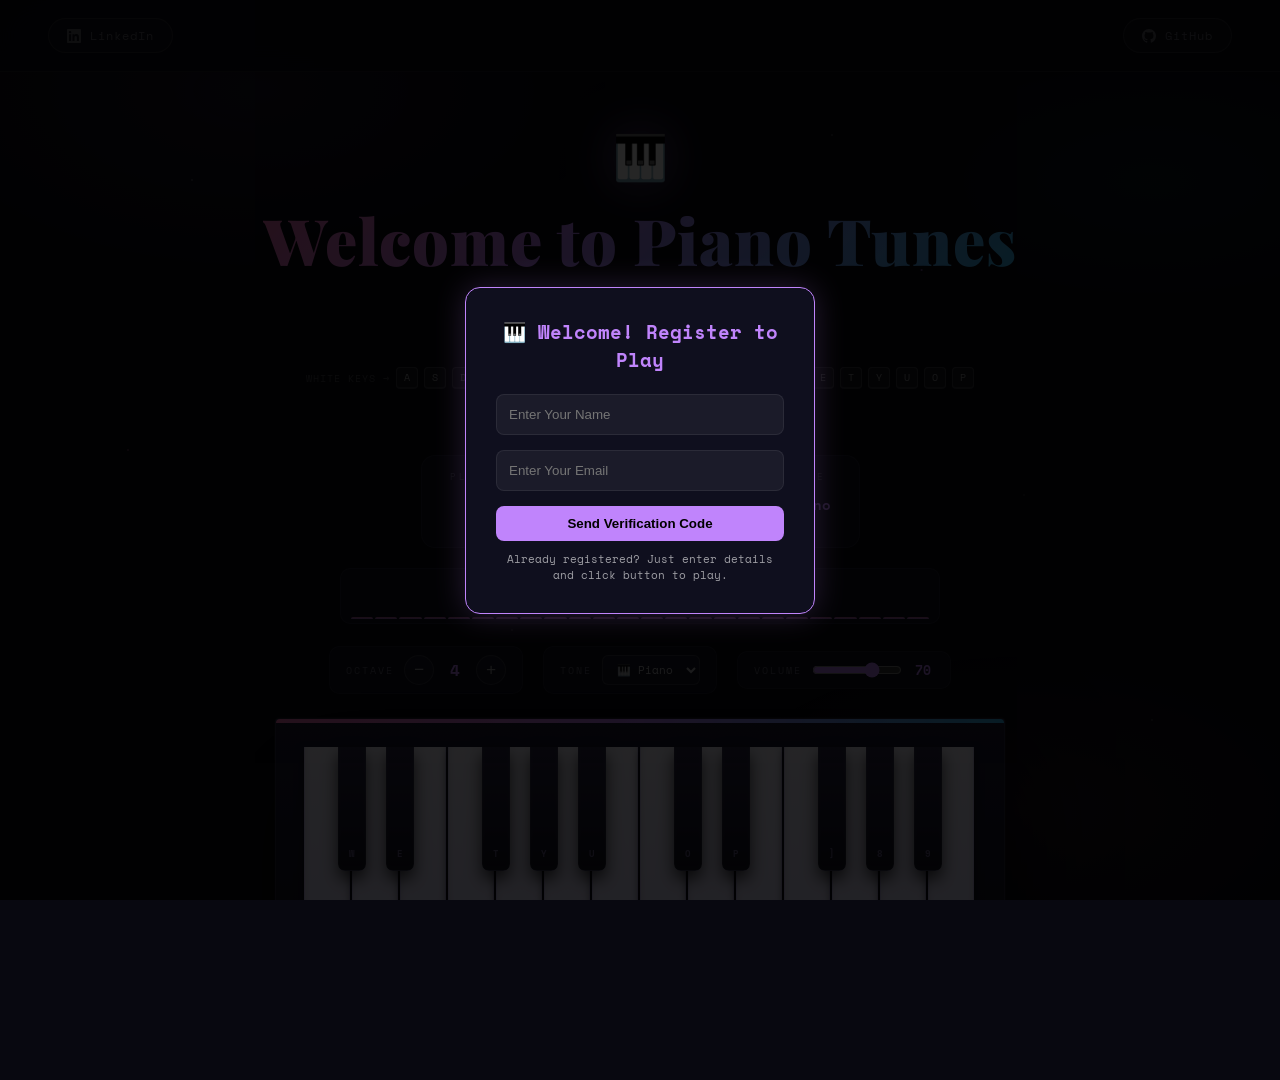
<file: main.html>
<!DOCTYPE html>
<html lang="en">
<head>
    <meta charset="UTF-8">
    <meta name="viewport" content="width=device-width, initial-scale=1.0">
    <title>Welcome to Piano Tunes</title>
    <link href="https://fonts.googleapis.com/css2?family=Playfair+Display:wght@700;900&family=Space+Mono:wght@400;700&display=swap" rel="stylesheet">
    <link rel="stylesheet" href="design.css">
</head>
<body>
<div class="page">

    <nav>
        <a class="nav-link" href="https://www.linkedin.com/feed/" target="_blank">
            <svg viewBox="0 0 24 24"><path d="M20.447 20.452h-3.554v-5.569c0-1.328-.027-3.037-1.852-3.037-1.853 0-2.136 1.445-2.136 2.939v5.667H9.351V9h3.414v1.561h.046c.477-.9 1.637-1.85 3.37-1.85 3.601 0 4.267 2.37 4.267 5.455v6.286zM5.337 7.433c-1.144 0-2.063-.926-2.063-2.065 0-1.138.92-2.063 2.063-2.063 1.14 0 2.064.925 2.064 2.063 0 1.139-.925 2.065-2.064 2.065zm1.782 13.019H3.555V9h3.564v11.452zM22.225 0H1.771C.792 0 0 .774 0 1.729v20.542C0 23.227.792 24 1.771 24h20.451C23.2 24 24 23.227 24 22.271V1.729C24 .774 23.2 0 22.222 0h.003z"/></svg>
            LinkedIn
        </a>
        <div></div>
        <a class="nav-link" href="https://github.com/bilal-robotics" target="_blank">
            <svg viewBox="0 0 24 24"><path d="M12 0C5.374 0 0 5.373 0 12c0 5.302 3.438 9.8 8.207 11.387.599.111.793-.261.793-.577v-2.234c-3.338.726-4.033-1.416-4.033-1.416-.546-1.387-1.333-1.756-1.333-1.756-1.089-.745.083-.729.083-.729 1.205.084 1.839 1.237 1.839 1.237 1.07 1.834 2.807 1.304 3.492.997.107-.775.418-1.305.762-1.604-2.665-.305-5.467-1.334-5.467-5.931 0-1.311.469-2.381 1.236-3.221-.124-.303-.535-1.524.117-3.176 0 0 1.008-.322 3.301 1.23A11.509 11.509 0 0112 5.803c1.02.005 2.047.138 3.006.404 2.291-1.552 3.297-1.23 3.297-1.23.653 1.653.242 2.874.118 3.176.77.84 1.235 1.911 1.235 3.221 0 4.609-2.807 5.624-5.479 5.921.43.372.823 1.102.823 2.222v3.293c0 .319.192.694.801.576C20.566 21.797 24 17.3 24 12c0-6.627-5.373-12-12-12z"/></svg>
            GitHub
        </a>
    </nav>

    <div class="hero">
        <span class="piano-emoji">🎹</span>
        <h1>Welcome to Piano Tunes</h1>
        <p class="tagline">Made by Bilal...</p>
        <p class="tagline">Play — Compose — Explore</p>
        <div class="hints">
            <div class="hint-group">
                <span class="hint-label">WHITE KEYS →</span>
                <span class="kbd">A</span><span class="kbd">S</span><span class="kbd">D</span><span class="kbd">F</span><span class="kbd">G</span><span class="kbd">H</span><span class="kbd">J</span>
                <span class="kbd">K</span><span class="kbd">L</span><span class="kbd">;</span>
            </div>
            <div class="hint-group">
                <span class="hint-label">BLACK KEYS →</span>
                <span class="kbd">W</span><span class="kbd">E</span><span class="kbd">T</span><span class="kbd">Y</span><span class="kbd">U</span>
                <span class="kbd">O</span><span class="kbd">P</span>
            </div>
        </div>
    </div>

    <div class="stats">
        <div class="stat"><div class="stat-label">Playing</div><div class="stat-val big" id="note-disp">—</div></div>
        <div class="stat"><div class="stat-label">Notes</div><div class="stat-val" id="count-disp">0</div></div>
        <div class="stat"><div class="stat-label">Octave</div><div class="stat-val" id="oct-disp">4</div></div>
        <div class="stat"><div class="stat-label">Tone</div><div class="stat-val" id="tone-disp" style="font-size:14px;padding-top:6px;">Piano</div></div>
    </div>

    <div class="viz-wrap" id="visualizer"></div>

    <div class="controls">
        <div class="ctrl-group">
            <span class="ctrl-label">Octave</span>
            <button class="ctrl-btn" id="oct-dn">−</button>
            <span class="ctrl-num" id="oct-num">4</span>
            <button class="ctrl-btn" id="oct-up">+</button>
        </div>
        <div class="ctrl-group">
            <span class="ctrl-label">Tone</span>
            <select class="tone-select" id="tone-sel">
                <option value="piano">🎹 Piano</option>
                <option value="organ">🎺 Organ</option>
                <option value="synth">🔊 Synth</option>
                <option value="bells">🔔 Bells</option>
                <option value="bass">🎸 Bass</option>
                <option value="flute">🪈 Flute</option>
                <option value="harp">✨ Harp</option>
            </select>
        </div>
        <div class="ctrl-group">
            <span class="ctrl-label">Volume</span>
            <input type="range" id="vol-slider" min="0" max="100" value="70" style="width:90px;accent-color:#c084fc;">
            <span class="ctrl-num" id="vol-disp" style="font-size:13px;">70</span>
        </div>
    </div>

    <div class="piano-body">
        <div class="keys-area" id="keys-area"></div>
    </div>
    
    <div class="footer">♩ ♪ ♫ Piano Tunes — Press keys or click to play ♫ ♪ ♩</div>
</div>

<!-- ===== MODAL ===== -->
<div id="user-modal" class="modal-overlay">
    <div class="modal-content">

        <!-- STEP 1: Name + Email -->
        <div id="reg-step">
            <h3>🎹 Welcome! Register to Play</h3>
            <input type="text" id="username" placeholder="Enter Your Name" required>
            <input type="email" id="useremail" placeholder="Enter Your Email" required>
            <button id="send-btn" onclick="handleRegister()">Send Verification Code</button>
            <p id="reg-msg" style="margin-top:10px; font-size:12px; color:#f472b6;"></p>
            <p id="reg-msg" style="margin-top:10px; font-size:12px; color:#f472b6;"></p>
<p style="font-size:11px; color:rgba(255,255,255,0.6); margin-top:5px;">
    Already registered? Just enter details and click button to play.
</p>
        </div>

        <!-- STEP 2: OTP -->
        <div id="otp-step" style="display:none;">
            <h3>📧 Check Your Email</h3>
            <p style="font-size:12px; color:rgba(255,255,255,0.5); margin-bottom:15px;">OTP sent to <span id="email-display" style="color:#c084fc;"></span></p>
            <input type="text" id="otp-input" placeholder="Enter 6-digit OTP" maxlength="6" style="letter-spacing:8px; text-align:center; font-size:20px;">
            <p id="timer-display" style="font-size:12px; color:#fbbf24; margin-bottom:10px;">⏳ Expires in: 5:00</p>
            <button onclick="verifyOTP()">✅ Verify & Play</button>
            <button id="resend-btn" onclick="resendOTP()" style="margin-top:10px; background:transparent; border:1px solid rgba(192,132,252,0.4); color:#c084fc;">🔄 Resend OTP</button>
            <p id="otp-msg" style="margin-top:10px; font-size:12px; color:#f472b6;"></p>
        </div>

    </div>
</div>

<script src="logic.js"></script>
</body>
</html>
</file>
<file: design.css>
*, *::before, *::after { box-sizing: border-box; margin: 0; padding: 0; }

:root {
  --bg: #080810;
  --surface: #0f0f1e;
  --surface2: #16162a;
  --border: rgba(255,255,255,0.07);
  --accent1: #c084fc;
  --accent2: #f472b6;
  --accent3: #38bdf8;
  --gold: #fbbf24;
  --text: #f0eeff;
  --muted: rgba(240,238,255,0.35);
  --key-white: #f5f3ff;
  --key-white-hover: #fffcf0;
  --key-white-press: #c4b5fd;
  --key-black: #1a1830;
  --key-black-press: #7c3aed;
}

html, body {
  height: 100%;
  background: var(--bg);
  color: var(--text);
  font-family: 'Space Mono', monospace;
  overflow-x: hidden;
  
  /* --- ZOOM AUR SELECTION ROKNE KE LIYE --- */
  touch-action: manipulation; 
  user-select: none;
  -webkit-user-select: none;
}

/* Ye alag se add kar den taaki buttons par bhi asar ho */
.keys-area, .ctrl-btn, .nav-link {
  touch-action: manipulation;
}

/* Stars background */
body::before {
  content: '';
  position: fixed;
  inset: 0;
  background-image:
    radial-gradient(1px 1px at 15% 20%, rgba(255,255,255,0.6) 0%, transparent 100%),
    radial-gradient(1px 1px at 40% 70%, rgba(255,255,255,0.4) 0%, transparent 100%),
    radial-gradient(1px 1px at 65% 15%, rgba(255,255,255,0.5) 0%, transparent 100%),
    radial-gradient(1px 1px at 80% 55%, rgba(255,255,255,0.3) 0%, transparent 100%),
    radial-gradient(1px 1px at 90% 80%, rgba(255,255,255,0.4) 0%, transparent 100%),
    radial-gradient(1px 1px at 25% 88%, rgba(255,255,255,0.3) 0%, transparent 100%),
    radial-gradient(1px 1px at 55% 42%, rgba(255,255,255,0.2) 0%, transparent 100%),
    radial-gradient(1.5px 1.5px at 72% 30%, rgba(192,132,252,0.7) 0%, transparent 100%),
    radial-gradient(1.5px 1.5px at 10% 50%, rgba(244,114,182,0.5) 0%, transparent 100%),
    radial-gradient(2px 2px at 48% 5%, rgba(56,189,248,0.6) 0%, transparent 100%);
  pointer-events: none;
  z-index: 0;
}

/* Glow orbs */
body::after {
  content: '';
  position: fixed;
  inset: 0;
  background:
    radial-gradient(ellipse 40% 30% at 20% 10%, rgba(192,132,252,0.08) 0%, transparent 70%),
    radial-gradient(ellipse 35% 25% at 80% 90%, rgba(244,114,182,0.07) 0%, transparent 70%),
    radial-gradient(ellipse 30% 20% at 90% 20%, rgba(56,189,248,0.06) 0%, transparent 70%);
  pointer-events: none;
  z-index: 0;
}

.page {
  position: relative;
  z-index: 1;
  min-height: 100vh;
  display: flex;
  flex-direction: column;
  align-items: center;
}

nav {
  width: 100%;
  display: flex;
  align-items: center;
  justify-content: space-between;
  padding: 18px 48px;
  background: rgba(8,8,16,0.7);
  border-bottom: 1px solid var(--border);
  backdrop-filter: blur(20px);
  position: sticky;
  top: 0;
  z-index: 10;
}

.nav-link {
  display: flex;
  align-items: center;
  gap: 9px;
  text-decoration: none;
  color: var(--muted);
  font-size: 12px;
  font-family: 'Space Mono', monospace;
  letter-spacing: 1px;
  padding: 8px 18px;
  border: 1px solid rgba(255,255,255,0.1);
  border-radius: 24px;
  transition: all 0.25s;
  background: rgba(255,255,255,0.03);
}

.nav-link:hover {
  color: var(--accent1);
  border-color: rgba(192,132,252,0.4);
  background: rgba(192,132,252,0.08);
  box-shadow: 0 0 20px rgba(192,132,252,0.1);
}

.nav-link svg { width: 14px; height: 14px; fill: currentColor; flex-shrink: 0; }

.hero {
  text-align: center;
  padding: 52px 20px 28px;
}

.piano-emoji {
  font-size: 44px;
  display: block;
  margin-bottom: 16px;
  filter: drop-shadow(0 0 24px rgba(192,132,252,0.5));
  animation: float 3s ease-in-out infinite;
}

@keyframes float {
  0%, 100% { transform: translateY(0); }
  50% { transform: translateY(-8px); }
}

h1 {
  font-family: 'Playfair Display', serif;
  font-size: clamp(32px, 6vw, 64px);
  font-weight: 900;
  letter-spacing: 1px;
  line-height: 1.1;
  margin-bottom: 12px;
  background: linear-gradient(135deg, #f472b6 0%, #c084fc 40%, #38bdf8 100%);
  -webkit-background-clip: text;
  -webkit-text-fill-color: transparent;
  background-clip: text;
}

.tagline {
  color: var(--muted);
  font-size: 11px;
  letter-spacing: 4px;
  text-transform: uppercase;
  margin-bottom: 24px;
}

.hints {
  display: flex;
  gap: 24px;
  justify-content: center;
  flex-wrap: wrap;
  margin-bottom: 10px;
}

.hint-group {
  display: flex;
  align-items: center;
  gap: 6px;
}

.hint-label {
  font-size: 10px;
  color: rgba(255,255,255,0.25);
  letter-spacing: 1px;
}

.kbd {
  background: rgba(255,255,255,0.07);
  border: 1px solid rgba(255,255,255,0.15);
  border-bottom: 2px solid rgba(255,255,255,0.1);
  border-radius: 4px;
  padding: 2px 7px;
  font-size: 10px;
  font-family: 'Space Mono', monospace;
  color: rgba(255,255,255,0.55);
}

.stats {
  display: flex;
  gap: 2px;
  margin: 28px 0 20px;
  background: var(--surface);
  border: 1px solid var(--border);
  border-radius: 14px;
  overflow: hidden;
}

.stat {
  text-align: center;
  padding: 14px 28px;
  position: relative;
}

.stat + .stat::before {
  content: '';
  position: absolute;
  left: 0;
  top: 20%;
  height: 60%;
  width: 1px;
  background: var(--border);
}

.stat-label {
  font-size: 9px;
  color: var(--muted);
  letter-spacing: 3px;
  text-transform: uppercase;
  margin-bottom: 5px;
}

.stat-val {
  font-size: 26px;
  font-weight: 700;
  font-family: 'Space Mono', monospace;
  color: var(--accent1);
  transition: all 0.15s;
}

.stat-val.big { color: var(--accent2); font-size: 30px; }
.stat-val.pulse { animation: pulse-val 0.2s ease; }
@keyframes pulse-val { 0% { transform: scale(1.4); } 100% { transform: scale(1); } }

.viz-wrap {
  width: min(600px, 90vw);
  height: 56px;
  background: var(--surface);
  border: 1px solid var(--border);
  border-radius: 10px;
  overflow: hidden;
  display: flex;
  align-items: flex-end;
  padding: 4px 10px;
  gap: 2px;
  margin-bottom: 22px;
}

.viz-bar {
  flex: 1;
  border-radius: 3px 3px 0 0;
  min-height: 2px;
  height: 2px;
  transition: height 0.12s cubic-bezier(0.4,0,0.2,1);
  background: linear-gradient(180deg, var(--accent2), var(--accent1));
  opacity: 0.75;
}

.controls {
  display: flex;
  align-items: center;
  gap: 20px;
  margin-bottom: 24px;
  flex-wrap: wrap;
  justify-content: center;
}

.ctrl-group {
  display: flex;
  align-items: center;
  gap: 10px;
  background: var(--surface);
  border: 1px solid var(--border);
  border-radius: 10px;
  padding: 8px 16px;
}

.ctrl-label {
  font-size: 10px;
  color: var(--muted);
  letter-spacing: 2px;
  text-transform: uppercase;
}

.ctrl-btn {
  background: rgba(255,255,255,0.05);
  border: 1px solid rgba(255,255,255,0.12);
  color: rgba(255,255,255,0.6);
  width: 30px; height: 30px;
  border-radius: 50%;
  cursor: pointer;
  font-size: 17px;
  display: flex; align-items: center; justify-content: center;
  transition: all 0.15s;
  font-family: monospace;
  line-height: 1;
}

.ctrl-btn:hover {
  background: rgba(192,132,252,0.15);
  border-color: rgba(192,132,252,0.4);
  color: var(--accent1);
}

.ctrl-num {
  font-size: 16px;
  font-weight: 700;
  color: var(--accent1);
  min-width: 22px;
  text-align: center;
}

.tone-select {
  background: rgba(255,255,255,0.05);
  border: 1px solid rgba(255,255,255,0.12);
  color: rgba(255,255,255,0.7);
  font-family: 'Space Mono', monospace;
  font-size: 11px;
  padding: 5px 10px;
  border-radius: 6px;
  cursor: pointer;
  outline: none;
  transition: all 0.15s;
}

.tone-select:hover, .tone-select:focus {
  border-color: rgba(192,132,252,0.4);
  color: var(--accent1);
}

.tone-select option { background: #1a1830; }

.piano-body {
  background: linear-gradient(180deg, #1c1b35 0%, #0e0d1c 100%);
  border: 1px solid rgba(255,255,255,0.08);
  border-radius: 4px 4px 20px 20px;
  padding: 28px 28px 36px;
  box-shadow: 0 40px 100px rgba(0,0,0,0.8), 0 0 0 1px rgba(255,255,255,0.04), inset 0 1px 0 rgba(255,255,255,0.06);
  position: relative;
  margin-bottom: 40px;
}

.piano-body::before {
  content: '';
  position: absolute;
  top: 0; left: 0; right: 0;
  height: 4px;
  background: linear-gradient(90deg, var(--accent2), var(--accent1), var(--accent3));
  border-radius: 4px 4px 0 0;
}

.keys-area {
  position: relative;
  display: flex;
  gap: 0;
  user-select: none;
}

.white-key {
  width: 46px;
  height: 200px;
  background: linear-gradient(180deg, #f5f3ff 0%, #e2deff 100%);
  border: 1px solid rgba(100,80,180,0.25);
  border-top: none;
  border-radius: 0 0 10px 10px;
  display: flex;
  flex-direction: column;
  align-items: center;
  justify-content: flex-end;
  padding-bottom: 14px;
  cursor: pointer;
  position: relative;
  transition: background 0.07s, transform 0.07s, box-shadow 0.07s;
  box-shadow: 0 5px 10px rgba(0,0,0,0.5), inset 0 -3px 6px rgba(0,0,0,0.12);
  margin-right: 2px;
  flex-shrink: 0;
}

.white-key:hover {
  background: linear-gradient(180deg, #fffcf0 0%, #f0ecff 100%);
}

.white-key.active {
  background: linear-gradient(180deg, #c4b5fd 0%, #a78bfa 100%);
  transform: translateY(4px) scaleY(0.98);
  box-shadow: 0 1px 4px rgba(0,0,0,0.5), inset 0 2px 4px rgba(0,0,0,0.15);
}

.white-key .k-label {
  font-size: 11px;
  font-weight: 700;
  color: rgba(80,50,160,0.7);
  letter-spacing: 0.5px;
}

.white-key .k-note {
  font-size: 9px;
  color: rgba(80,50,160,0.4);
  margin-top: 3px;
}

.black-key {
  width: 28px;
  height: 124px;
  background: linear-gradient(180deg, #2a2845 0%, #100f20 100%);
  border: 1px solid rgba(255,255,255,0.06);
  border-top: none;
  border-radius: 0 0 7px 7px;
  position: absolute;
  top: 0;
  z-index: 2;
  display: flex;
  flex-direction: column;
  align-items: center;
  justify-content: flex-end;
  padding-bottom: 10px;
  cursor: pointer;
  transition: background 0.07s, transform 0.07s, box-shadow 0.07s;
  box-shadow: 0 8px 16px rgba(0,0,0,0.7), inset 0 -2px 4px rgba(255,255,255,0.03);
  flex-shrink: 0;
}

.black-key:hover {
  background: linear-gradient(180deg, #3a3860 0%, #1a1830 100%);
}

.black-key.active {
  background: linear-gradient(180deg, #7c3aed 0%, #5b21b6 100%);
  transform: translateY(4px);
  box-shadow: 0 2px 6px rgba(0,0,0,0.6), inset 0 1px 3px rgba(255,255,255,0.05);
}

.black-key .k-label {
  font-size: 9px;
  font-weight: 700;
  color: rgba(200,180,255,0.45);
  letter-spacing: 0.3px;
}

.footer {
  padding: 20px;
  text-align: center;
  color: rgba(255,255,255,0.15);
  font-size: 11px;
  letter-spacing: 2px;
}

.ripple {
  position: fixed;
  border-radius: 50%;
  background: rgba(192,132,252,0.3);
  animation: rip 0.55s ease-out forwards;
  pointer-events: none;
  z-index: 999;
  transform: translate(-50%, -50%) scale(0);
}

@keyframes rip {
  0% { transform: translate(-50%,-50%) scale(0); opacity: 1; }
  100% { transform: translate(-50%,-50%) scale(4); opacity: 0; }
}

::-webkit-scrollbar { width: 4px; }
::-webkit-scrollbar-track { background: transparent; }
::-webkit-scrollbar-thumb { background: rgba(192,132,252,0.3); border-radius: 2px; }
.modal-overlay {
    position: fixed;
    inset: 0;
    background: rgba(0, 0, 0, 0.85);
    display: flex;
    justify-content: center;
    align-items: center;
    z-index: 2000;
}

.modal-content {
    background: var(--surface);
    padding: 30px;
    border-radius: 15px;
    border: 1px solid var(--accent1);
    width: 350px;
    text-align: center;
    box-shadow: 0 0 30px rgba(192, 132, 252, 0.2);
}

.modal-content h3 { margin-bottom: 20px; color: var(--accent1); }

.modal-content input {
    width: 100%;
    padding: 12px;
    margin-bottom: 15px;
    background: rgba(255,255,255,0.05);
    border: 1px solid var(--border);
    border-radius: 8px;
    color: white;
    outline: none;
}

.modal-content button {
    background: var(--accent1);
    color: black;
    border: none;
    padding: 10px 20px;
    border-radius: 8px;
    cursor: pointer;
    font-weight: bold;
    width: 100%;
}
</file>
